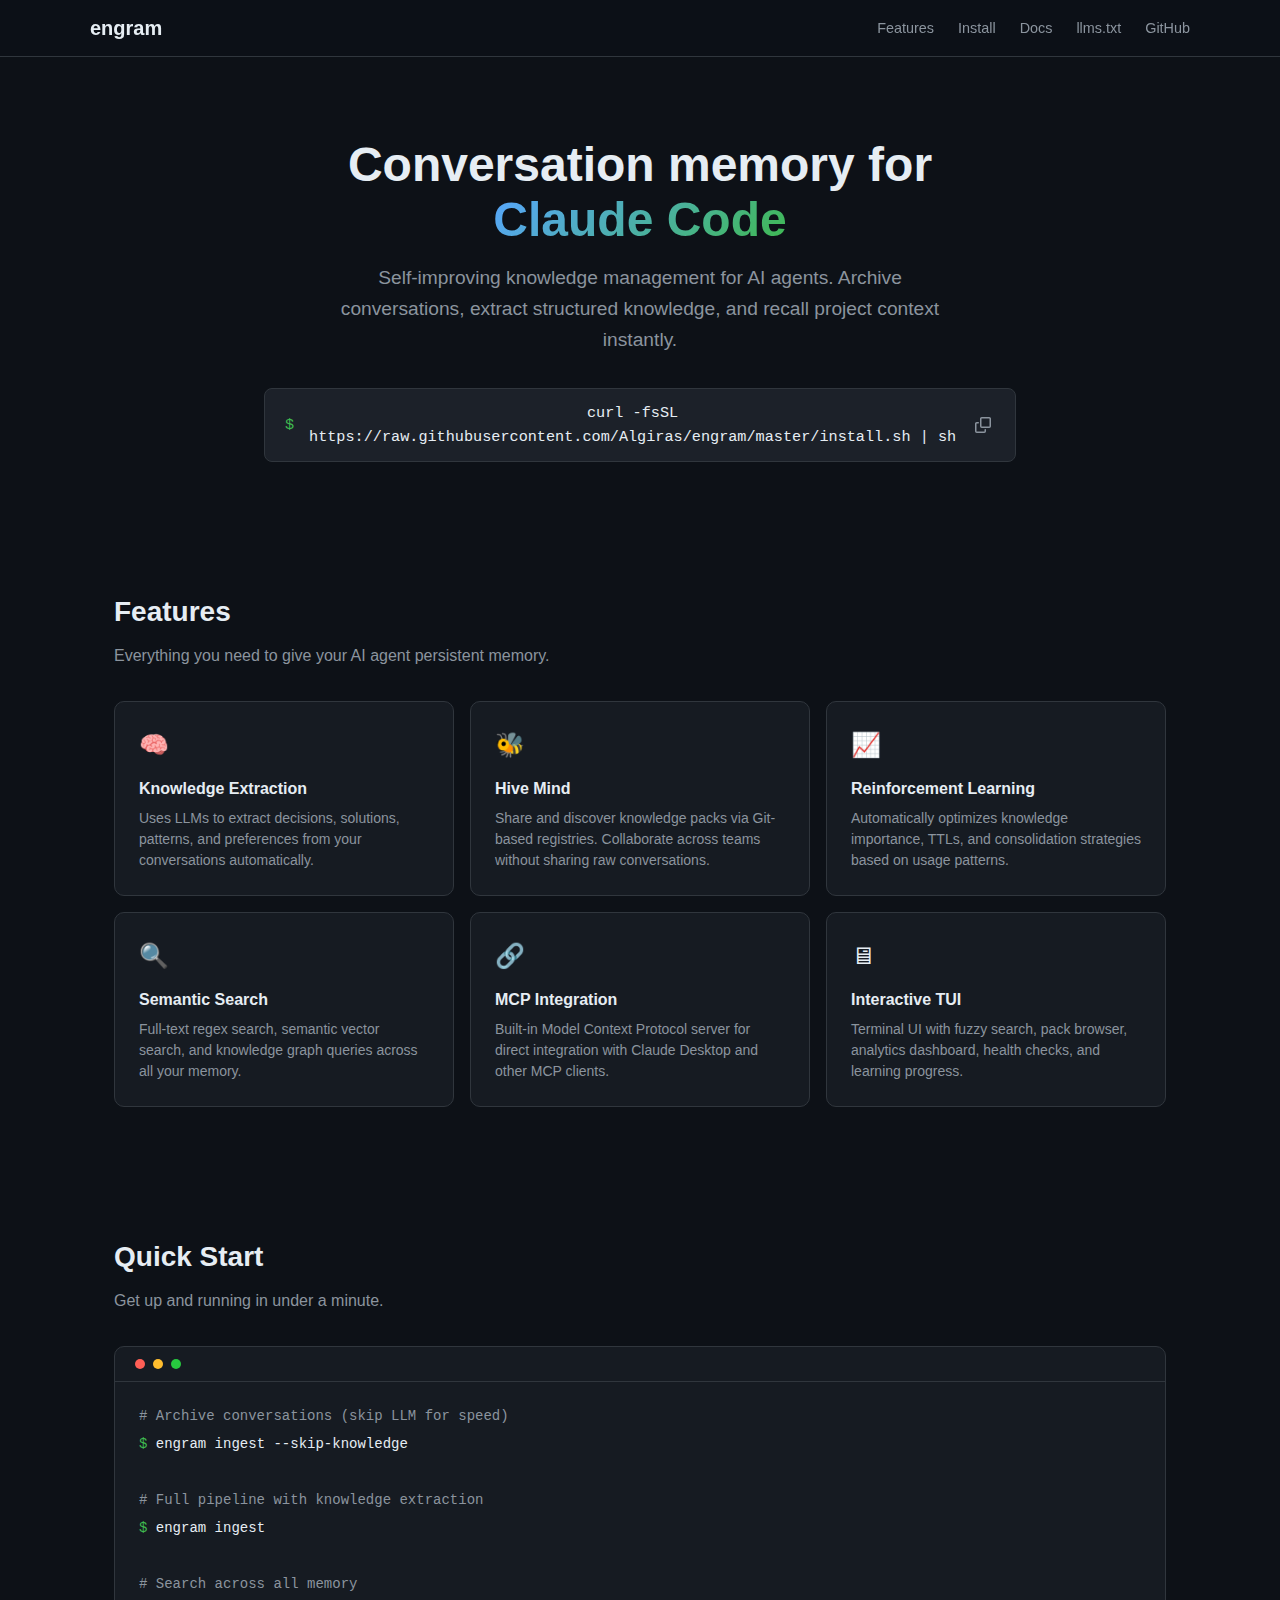
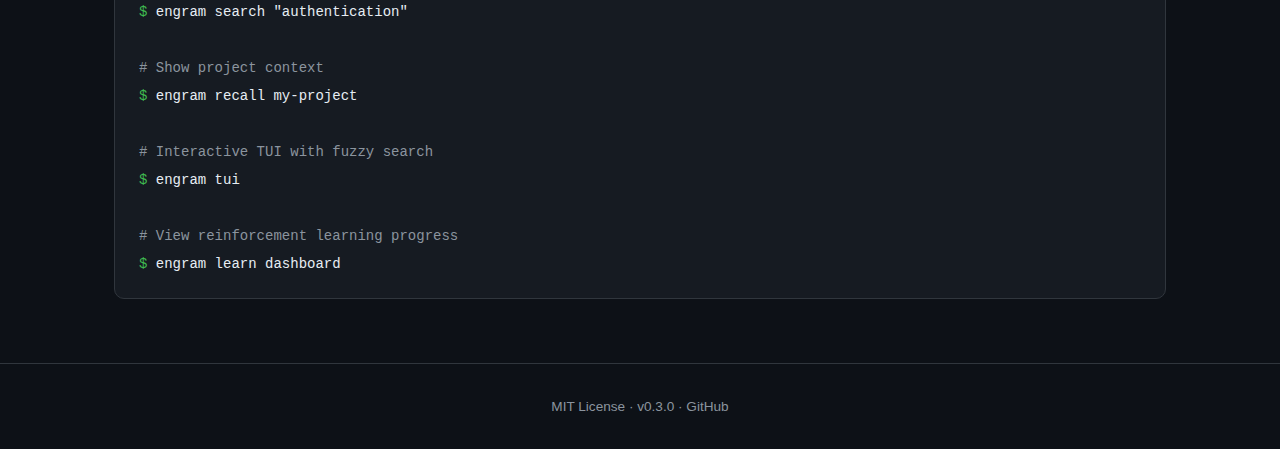
<file: site/index.html>
<!DOCTYPE html>
<html lang="en">
<head>
  <meta charset="UTF-8">
  <meta name="viewport" content="width=device-width, initial-scale=1.0">
  <title>engram - Conversation Memory for Claude Code</title>
  <meta name="description" content="Self-improving knowledge management for AI agents. Learn from conversations, prioritize by importance, sync to gists.">
  <link rel="stylesheet" href="style.css">
</head>
<body>

<nav class="nav">
  <div class="nav-inner">
    <a href="index.html" class="nav-logo">engram</a>
    <ul class="nav-links">
      <li><a href="#features">Features</a></li>
      <li><a href="#quickstart">Install</a></li>
      <li><a href="docs.html">Docs</a></li>
      <li><a href="llms.txt">llms.txt</a></li>
      <li><a href="https://github.com/Algiras/engram">GitHub</a></li>
    </ul>
  </div>
</nav>

<section class="hero">
  <h1>Conversation memory for <span>Claude Code</span></h1>
  <p>Self-improving knowledge management for AI agents. Archive conversations, extract structured knowledge, and recall project context instantly.</p>
  <div class="install-box">
    <span class="prompt">$</span>
    <code id="install-cmd">curl -fsSL https://raw.githubusercontent.com/Algiras/engram/master/install.sh | sh</code>
    <button onclick="navigator.clipboard.writeText(document.getElementById('install-cmd').textContent)" title="Copy to clipboard">
      <svg width="16" height="16" viewBox="0 0 16 16" fill="currentColor"><path d="M0 6.75C0 5.784.784 5 1.75 5h1.5a.75.75 0 010 1.5h-1.5a.25.25 0 00-.25.25v7.5c0 .138.112.25.25.25h7.5a.25.25 0 00.25-.25v-1.5a.75.75 0 011.5 0v1.5A1.75 1.75 0 019.25 16h-7.5A1.75 1.75 0 010 14.25zM5 1.75C5 .784 5.784 0 6.75 0h7.5C15.216 0 16 .784 16 1.75v7.5A1.75 1.75 0 0114.25 11h-7.5A1.75 1.75 0 015 9.25zm1.75-.25a.25.25 0 00-.25.25v7.5c0 .138.112.25.25.25h7.5a.25.25 0 00.25-.25v-7.5a.25.25 0 00-.25-.25z"/></svg>
    </button>
  </div>
</section>

<section class="section" id="features">
  <h2 class="section-title">Features</h2>
  <p class="section-subtitle">Everything you need to give your AI agent persistent memory.</p>
  <div class="features-grid">

    <div class="feature-card">
      <div class="feature-icon">&#x1F9E0;</div>
      <h3>Knowledge Extraction</h3>
      <p>Uses LLMs to extract decisions, solutions, patterns, and preferences from your conversations automatically.</p>
    </div>

    <div class="feature-card">
      <div class="feature-icon">&#x1F41D;</div>
      <h3>Hive Mind</h3>
      <p>Share and discover knowledge packs via Git-based registries. Collaborate across teams without sharing raw conversations.</p>
    </div>

    <div class="feature-card">
      <div class="feature-icon">&#x1F4C8;</div>
      <h3>Reinforcement Learning</h3>
      <p>Automatically optimizes knowledge importance, TTLs, and consolidation strategies based on usage patterns.</p>
    </div>

    <div class="feature-card">
      <div class="feature-icon">&#x1F50D;</div>
      <h3>Semantic Search</h3>
      <p>Full-text regex search, semantic vector search, and knowledge graph queries across all your memory.</p>
    </div>

    <div class="feature-card">
      <div class="feature-icon">&#x1F517;</div>
      <h3>MCP Integration</h3>
      <p>Built-in Model Context Protocol server for direct integration with Claude Desktop and other MCP clients.</p>
    </div>

    <div class="feature-card">
      <div class="feature-icon">&#x1F5A5;</div>
      <h3>Interactive TUI</h3>
      <p>Terminal UI with fuzzy search, pack browser, analytics dashboard, health checks, and learning progress.</p>
    </div>

  </div>
</section>

<section class="section" id="quickstart">
  <h2 class="section-title">Quick Start</h2>
  <p class="section-subtitle">Get up and running in under a minute.</p>
  <div class="quickstart-block">
    <div class="quickstart-header">
      <span class="quickstart-dot red"></span>
      <span class="quickstart-dot yellow"></span>
      <span class="quickstart-dot green"></span>
    </div>
    <div class="quickstart-body">
      <div><span class="comment"># Archive conversations (skip LLM for speed)</span></div>
      <div><span class="prompt">$ </span><span class="command">engram ingest --skip-knowledge</span></div>
      <br>
      <div><span class="comment"># Full pipeline with knowledge extraction</span></div>
      <div><span class="prompt">$ </span><span class="command">engram ingest</span></div>
      <br>
      <div><span class="comment"># Search across all memory</span></div>
      <div><span class="prompt">$ </span><span class="command">engram search "authentication"</span></div>
      <br>
      <div><span class="comment"># Show project context</span></div>
      <div><span class="prompt">$ </span><span class="command">engram recall my-project</span></div>
      <br>
      <div><span class="comment"># Interactive TUI with fuzzy search</span></div>
      <div><span class="prompt">$ </span><span class="command">engram tui</span></div>
      <br>
      <div><span class="comment"># View reinforcement learning progress</span></div>
      <div><span class="prompt">$ </span><span class="command">engram learn dashboard</span></div>
    </div>
  </div>
</section>

<footer class="footer">
  <p>MIT License &middot; v0.3.0 &middot; <a href="https://github.com/Algiras/engram">GitHub</a></p>
</footer>

</body>
</html>
</file>
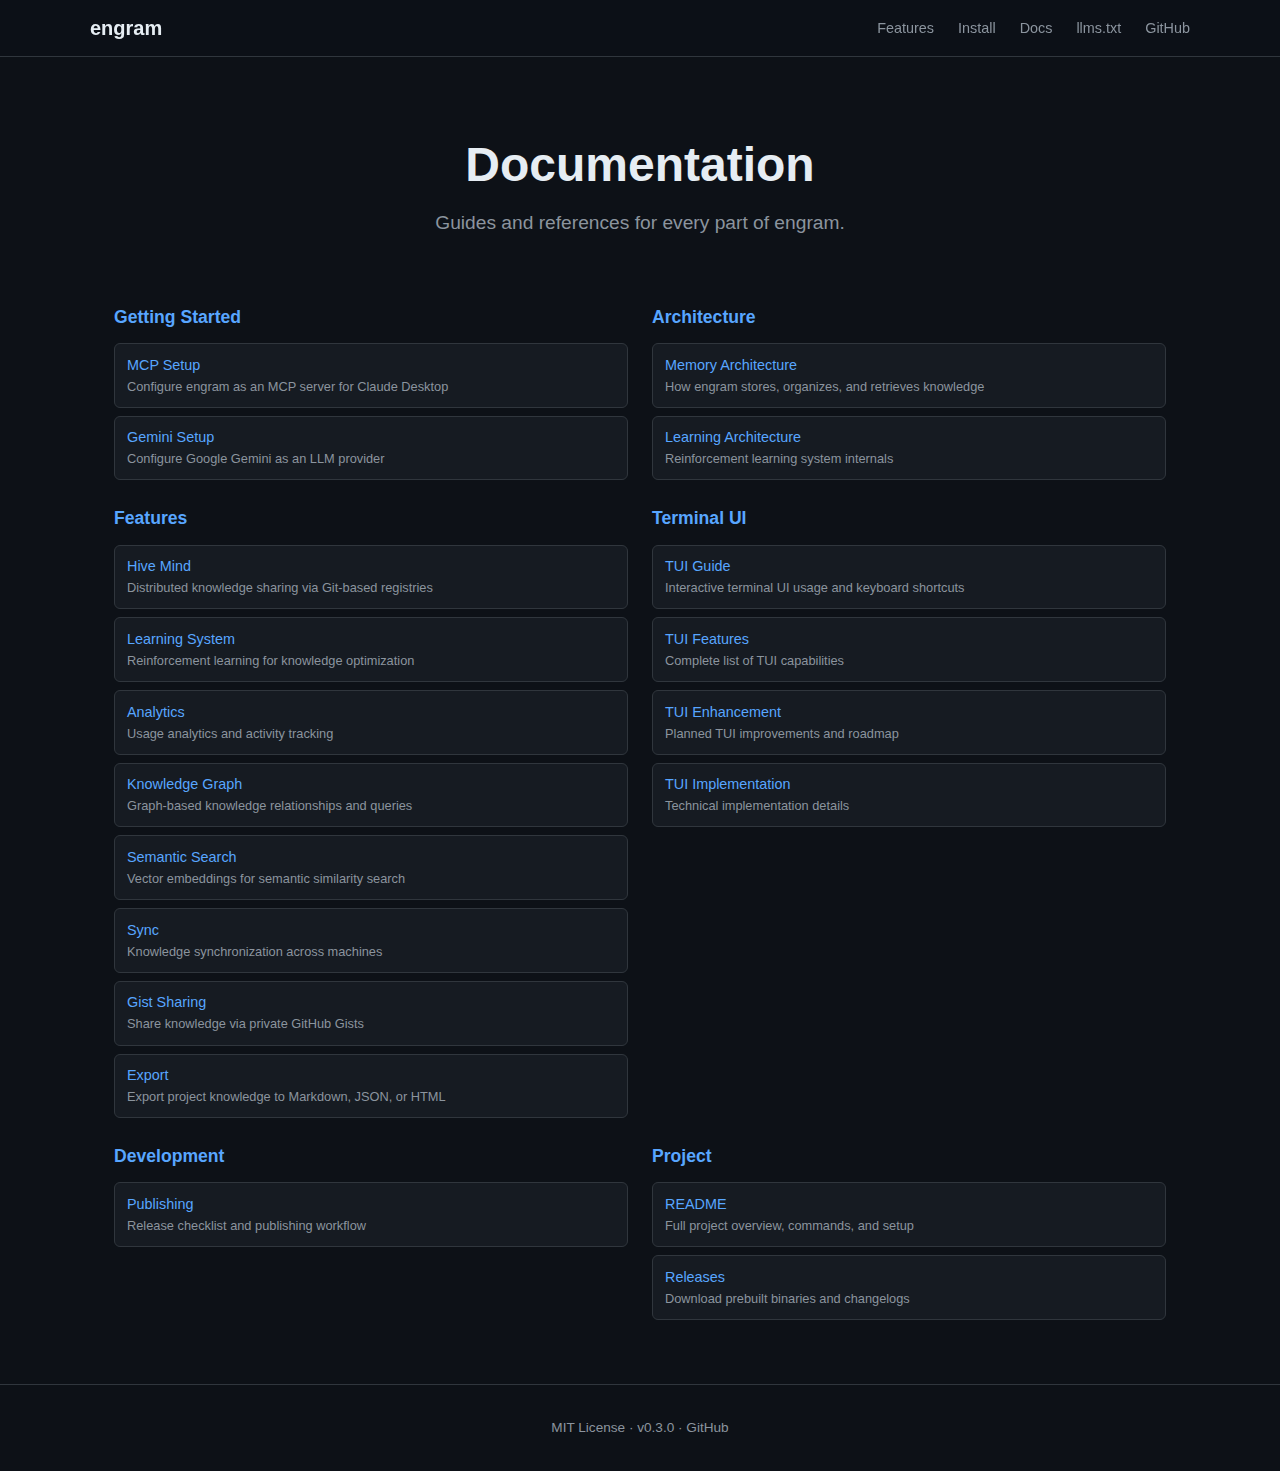
<file: site/docs.html>
<!DOCTYPE html>
<html lang="en">
<head>
  <meta charset="UTF-8">
  <meta name="viewport" content="width=device-width, initial-scale=1.0">
  <title>Documentation - engram</title>
  <meta name="description" content="Engram documentation hub. Guides for setup, architecture, features, terminal UI, and development.">
  <link rel="stylesheet" href="style.css">
</head>
<body>

<nav class="nav">
  <div class="nav-inner">
    <a href="index.html" class="nav-logo">engram</a>
    <ul class="nav-links">
      <li><a href="index.html#features">Features</a></li>
      <li><a href="index.html#quickstart">Install</a></li>
      <li><a href="docs.html">Docs</a></li>
      <li><a href="llms.txt">llms.txt</a></li>
      <li><a href="https://github.com/Algiras/engram">GitHub</a></li>
    </ul>
  </div>
</nav>

<section class="hero" style="padding-bottom: 2rem;">
  <h1>Documentation</h1>
  <p>Guides and references for every part of engram.</p>
</section>

<section class="section" style="padding-top: 0;">
  <div class="docs-grid">

    <div class="docs-category">
      <h2>Getting Started</h2>
      <ul class="docs-list">
        <li><a href="https://github.com/Algiras/engram/blob/master/docs/MCP_SETUP.md">
          MCP Setup
          <div class="doc-desc">Configure engram as an MCP server for Claude Desktop</div>
        </a></li>
        <li><a href="https://github.com/Algiras/engram/blob/master/docs/GEMINI_SETUP.md">
          Gemini Setup
          <div class="doc-desc">Configure Google Gemini as an LLM provider</div>
        </a></li>
      </ul>
    </div>

    <div class="docs-category">
      <h2>Architecture</h2>
      <ul class="docs-list">
        <li><a href="https://github.com/Algiras/engram/blob/master/docs/MEMORY_ARCHITECTURE.md">
          Memory Architecture
          <div class="doc-desc">How engram stores, organizes, and retrieves knowledge</div>
        </a></li>
        <li><a href="https://github.com/Algiras/engram/blob/master/docs/LEARNING_ARCHITECTURE.md">
          Learning Architecture
          <div class="doc-desc">Reinforcement learning system internals</div>
        </a></li>
      </ul>
    </div>

    <div class="docs-category">
      <h2>Features</h2>
      <ul class="docs-list">
        <li><a href="https://github.com/Algiras/engram/blob/master/docs/HIVE_GUIDE.md">
          Hive Mind
          <div class="doc-desc">Distributed knowledge sharing via Git-based registries</div>
        </a></li>
        <li><a href="https://github.com/Algiras/engram/blob/master/docs/LEARNING_GUIDE.md">
          Learning System
          <div class="doc-desc">Reinforcement learning for knowledge optimization</div>
        </a></li>
        <li><a href="https://github.com/Algiras/engram/blob/master/docs/ANALYTICS_GUIDE.md">
          Analytics
          <div class="doc-desc">Usage analytics and activity tracking</div>
        </a></li>
        <li><a href="https://github.com/Algiras/engram/blob/master/docs/GRAPH_GUIDE.md">
          Knowledge Graph
          <div class="doc-desc">Graph-based knowledge relationships and queries</div>
        </a></li>
        <li><a href="https://github.com/Algiras/engram/blob/master/docs/EMBEDDINGS_GUIDE.md">
          Semantic Search
          <div class="doc-desc">Vector embeddings for semantic similarity search</div>
        </a></li>
        <li><a href="https://github.com/Algiras/engram/blob/master/docs/SYNC_GUIDE.md">
          Sync
          <div class="doc-desc">Knowledge synchronization across machines</div>
        </a></li>
        <li><a href="https://github.com/Algiras/engram/blob/master/docs/GIST_SHARING.md">
          Gist Sharing
          <div class="doc-desc">Share knowledge via private GitHub Gists</div>
        </a></li>
        <li><a href="https://github.com/Algiras/engram/blob/master/docs/EXPORT_GUIDE.md">
          Export
          <div class="doc-desc">Export project knowledge to Markdown, JSON, or HTML</div>
        </a></li>
      </ul>
    </div>

    <div class="docs-category">
      <h2>Terminal UI</h2>
      <ul class="docs-list">
        <li><a href="https://github.com/Algiras/engram/blob/master/docs/TUI_GUIDE.md">
          TUI Guide
          <div class="doc-desc">Interactive terminal UI usage and keyboard shortcuts</div>
        </a></li>
        <li><a href="https://github.com/Algiras/engram/blob/master/docs/TUI_FEATURES.md">
          TUI Features
          <div class="doc-desc">Complete list of TUI capabilities</div>
        </a></li>
        <li><a href="https://github.com/Algiras/engram/blob/master/docs/TUI_ENHANCEMENT.md">
          TUI Enhancement
          <div class="doc-desc">Planned TUI improvements and roadmap</div>
        </a></li>
        <li><a href="https://github.com/Algiras/engram/blob/master/docs/TUI_IMPLEMENTATION_SUMMARY.md">
          TUI Implementation
          <div class="doc-desc">Technical implementation details</div>
        </a></li>
      </ul>
    </div>

    <div class="docs-category">
      <h2>Development</h2>
      <ul class="docs-list">
        <li><a href="https://github.com/Algiras/engram/blob/master/docs/PUBLISHING.md">
          Publishing
          <div class="doc-desc">Release checklist and publishing workflow</div>
        </a></li>
      </ul>
    </div>

    <div class="docs-category">
      <h2>Project</h2>
      <ul class="docs-list">
        <li><a href="https://github.com/Algiras/engram/blob/master/README.md">
          README
          <div class="doc-desc">Full project overview, commands, and setup</div>
        </a></li>
        <li><a href="https://github.com/Algiras/engram/releases">
          Releases
          <div class="doc-desc">Download prebuilt binaries and changelogs</div>
        </a></li>
      </ul>
    </div>

  </div>
</section>

<footer class="footer">
  <p>MIT License &middot; v0.3.0 &middot; <a href="https://github.com/Algiras/engram">GitHub</a></p>
</footer>

</body>
</html>
</file>
<file: site/style.css>
*,
*::before,
*::after {
  box-sizing: border-box;
  margin: 0;
  padding: 0;
}

:root {
  --bg: #0d1117;
  --bg-card: #161b22;
  --bg-code: #1c2129;
  --border: #30363d;
  --text: #e6edf3;
  --text-muted: #8b949e;
  --accent: #58a6ff;
  --accent-hover: #79c0ff;
  --green: #3fb950;
  --font-sans: -apple-system, BlinkMacSystemFont, "Segoe UI", Helvetica, Arial, sans-serif;
  --font-mono: "SFMono-Regular", Consolas, "Liberation Mono", Menlo, monospace;
}

html {
  scroll-behavior: smooth;
}

body {
  font-family: var(--font-sans);
  background: var(--bg);
  color: var(--text);
  line-height: 1.6;
  -webkit-font-smoothing: antialiased;
}

a {
  color: var(--accent);
  text-decoration: none;
}

a:hover {
  color: var(--accent-hover);
  text-decoration: underline;
}

/* Nav */
.nav {
  position: sticky;
  top: 0;
  z-index: 100;
  background: rgba(13, 17, 23, 0.85);
  backdrop-filter: blur(12px);
  border-bottom: 1px solid var(--border);
  padding: 0 1.5rem;
}

.nav-inner {
  max-width: 1100px;
  margin: 0 auto;
  display: flex;
  align-items: center;
  justify-content: space-between;
  height: 56px;
}

.nav-logo {
  font-weight: 700;
  font-size: 1.25rem;
  color: var(--text);
  display: flex;
  align-items: center;
  gap: 0.5rem;
}

.nav-logo:hover {
  color: var(--text);
  text-decoration: none;
}

.nav-links {
  display: flex;
  gap: 1.5rem;
  list-style: none;
}

.nav-links a {
  color: var(--text-muted);
  font-size: 0.9rem;
}

.nav-links a:hover {
  color: var(--text);
  text-decoration: none;
}

/* Hero */
.hero {
  text-align: center;
  padding: 5rem 1.5rem 4rem;
  max-width: 800px;
  margin: 0 auto;
}

.hero h1 {
  font-size: 3rem;
  font-weight: 800;
  line-height: 1.15;
  margin-bottom: 1rem;
}

.hero h1 span {
  background: linear-gradient(135deg, var(--accent), var(--green));
  -webkit-background-clip: text;
  -webkit-text-fill-color: transparent;
  background-clip: text;
}

.hero p {
  color: var(--text-muted);
  font-size: 1.2rem;
  margin-bottom: 2rem;
  max-width: 600px;
  margin-left: auto;
  margin-right: auto;
}

.install-box {
  display: inline-flex;
  align-items: center;
  gap: 0.75rem;
  background: var(--bg-code);
  border: 1px solid var(--border);
  border-radius: 8px;
  padding: 0.75rem 1.25rem;
  font-family: var(--font-mono);
  font-size: 0.95rem;
}

.install-box .prompt {
  color: var(--green);
  user-select: none;
}

.install-box code {
  color: var(--text);
}

.install-box button {
  background: none;
  border: none;
  color: var(--text-muted);
  cursor: pointer;
  padding: 4px;
  border-radius: 4px;
  display: flex;
  align-items: center;
}

.install-box button:hover {
  color: var(--text);
  background: var(--border);
}

/* Section */
.section {
  max-width: 1100px;
  margin: 0 auto;
  padding: 4rem 1.5rem;
}

.section-title {
  font-size: 1.75rem;
  font-weight: 700;
  margin-bottom: 0.5rem;
}

.section-subtitle {
  color: var(--text-muted);
  margin-bottom: 2rem;
}

/* Features Grid */
.features-grid {
  display: grid;
  grid-template-columns: repeat(3, 1fr);
  gap: 1rem;
}

.feature-card {
  background: var(--bg-card);
  border: 1px solid var(--border);
  border-radius: 10px;
  padding: 1.5rem;
  transition: border-color 0.2s;
}

.feature-card:hover {
  border-color: var(--accent);
}

.feature-icon {
  font-size: 1.5rem;
  margin-bottom: 0.75rem;
}

.feature-card h3 {
  font-size: 1rem;
  margin-bottom: 0.4rem;
}

.feature-card p {
  color: var(--text-muted);
  font-size: 0.875rem;
  line-height: 1.5;
}

/* Quick Start */
.quickstart-block {
  background: var(--bg-card);
  border: 1px solid var(--border);
  border-radius: 10px;
  overflow: hidden;
}

.quickstart-header {
  padding: 0.75rem 1.25rem;
  border-bottom: 1px solid var(--border);
  display: flex;
  align-items: center;
  gap: 0.5rem;
}

.quickstart-dot {
  width: 10px;
  height: 10px;
  border-radius: 50%;
}

.quickstart-dot.red { background: #ff5f56; }
.quickstart-dot.yellow { background: #ffbd2e; }
.quickstart-dot.green { background: #27c93f; }

.quickstart-body {
  padding: 1.25rem 1.5rem;
  font-family: var(--font-mono);
  font-size: 0.875rem;
  line-height: 2;
  overflow-x: auto;
}

.quickstart-body .comment {
  color: var(--text-muted);
}

.quickstart-body .command {
  color: var(--text);
}

.quickstart-body .prompt {
  color: var(--green);
  user-select: none;
}

/* Docs Page */
.docs-grid {
  display: grid;
  grid-template-columns: repeat(2, 1fr);
  gap: 1.5rem;
}

.docs-category h2 {
  font-size: 1.1rem;
  font-weight: 600;
  margin-bottom: 0.75rem;
  color: var(--accent);
}

.docs-list {
  list-style: none;
  display: flex;
  flex-direction: column;
  gap: 0.5rem;
}

.docs-list a {
  display: block;
  padding: 0.6rem 0.75rem;
  background: var(--bg-card);
  border: 1px solid var(--border);
  border-radius: 6px;
  font-size: 0.9rem;
  transition: border-color 0.2s;
}

.docs-list a:hover {
  border-color: var(--accent);
  text-decoration: none;
}

.docs-list .doc-desc {
  color: var(--text-muted);
  font-size: 0.8rem;
}

/* Footer */
.footer {
  border-top: 1px solid var(--border);
  padding: 2rem 1.5rem;
  text-align: center;
  color: var(--text-muted);
  font-size: 0.85rem;
}

.footer a {
  color: var(--text-muted);
}

.footer a:hover {
  color: var(--text);
}

/* Responsive */
@media (max-width: 640px) {
  .hero h1 {
    font-size: 2rem;
  }

  .hero p {
    font-size: 1rem;
  }

  .features-grid {
    grid-template-columns: 1fr;
  }

  .docs-grid {
    grid-template-columns: 1fr;
  }

  .nav-links {
    gap: 0.75rem;
  }

  .nav-links a {
    font-size: 0.8rem;
  }

  .install-box {
    font-size: 0.8rem;
  }
}
</file>
